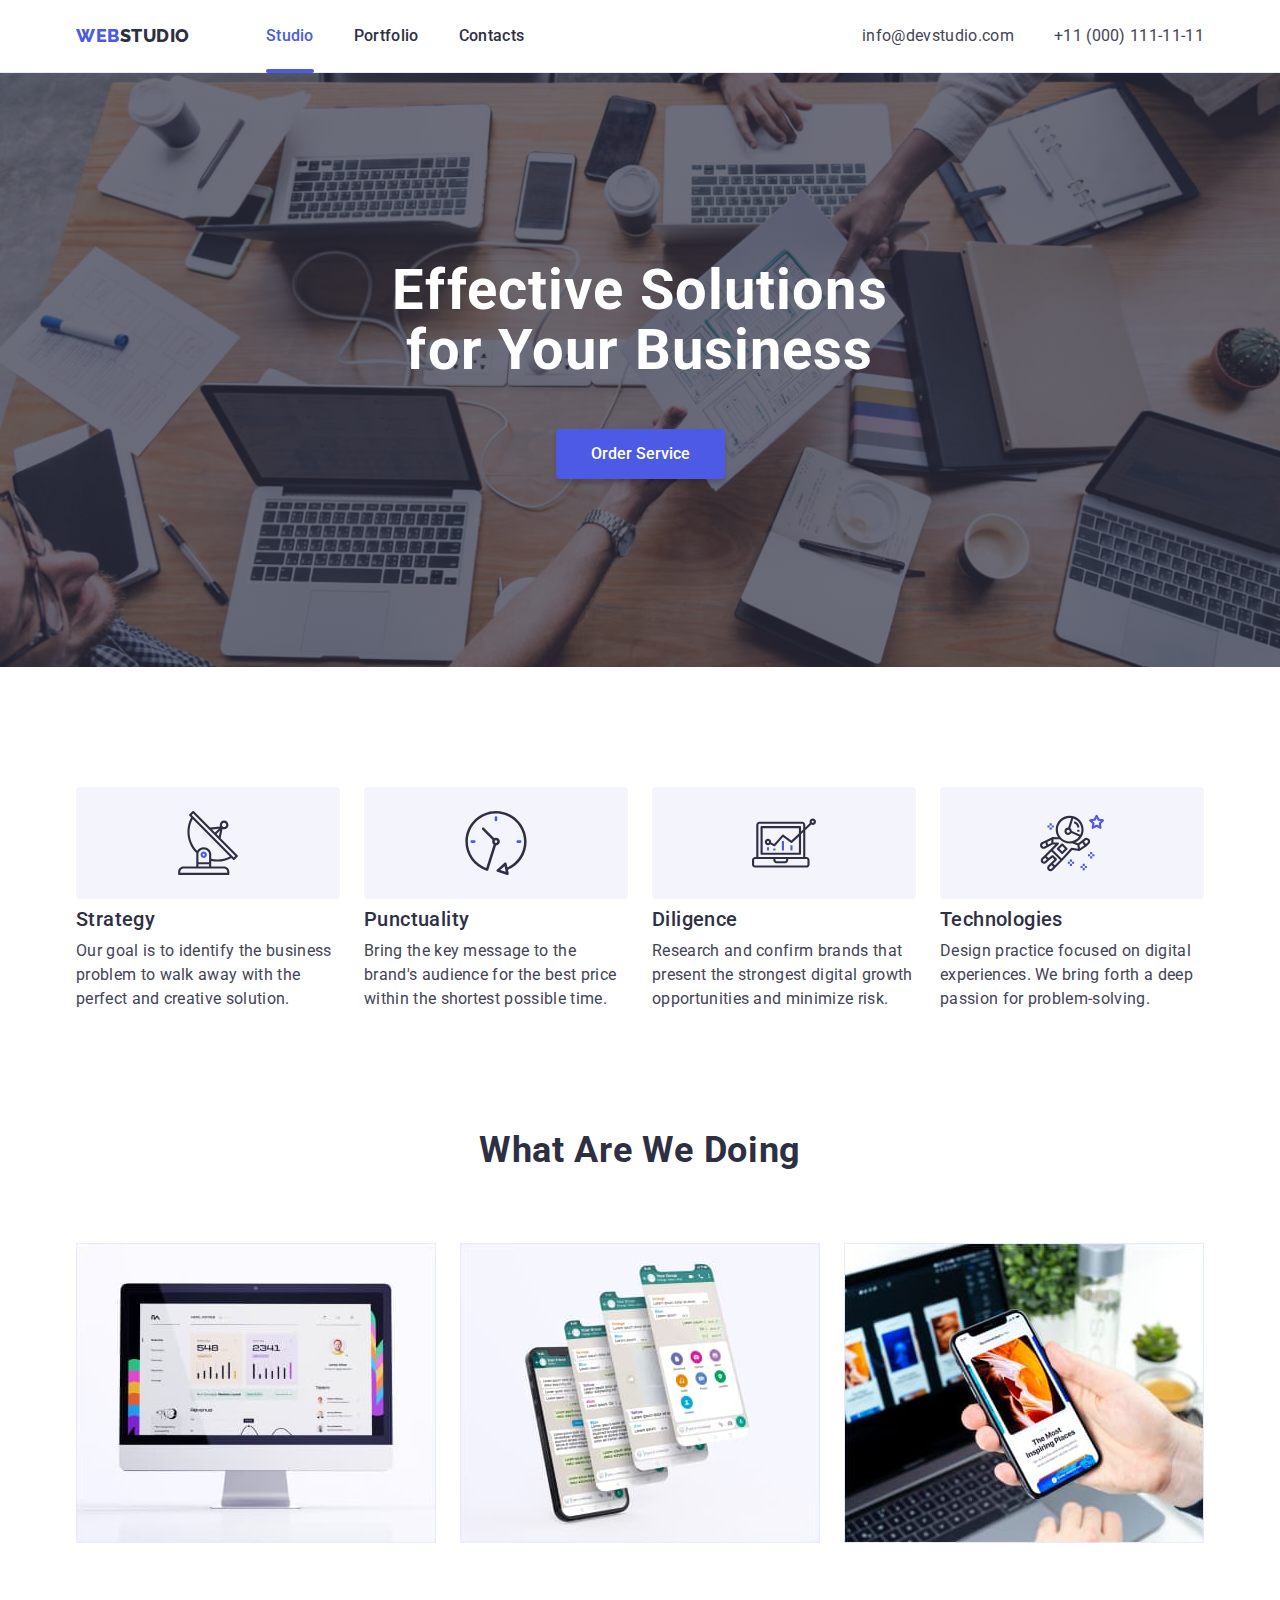
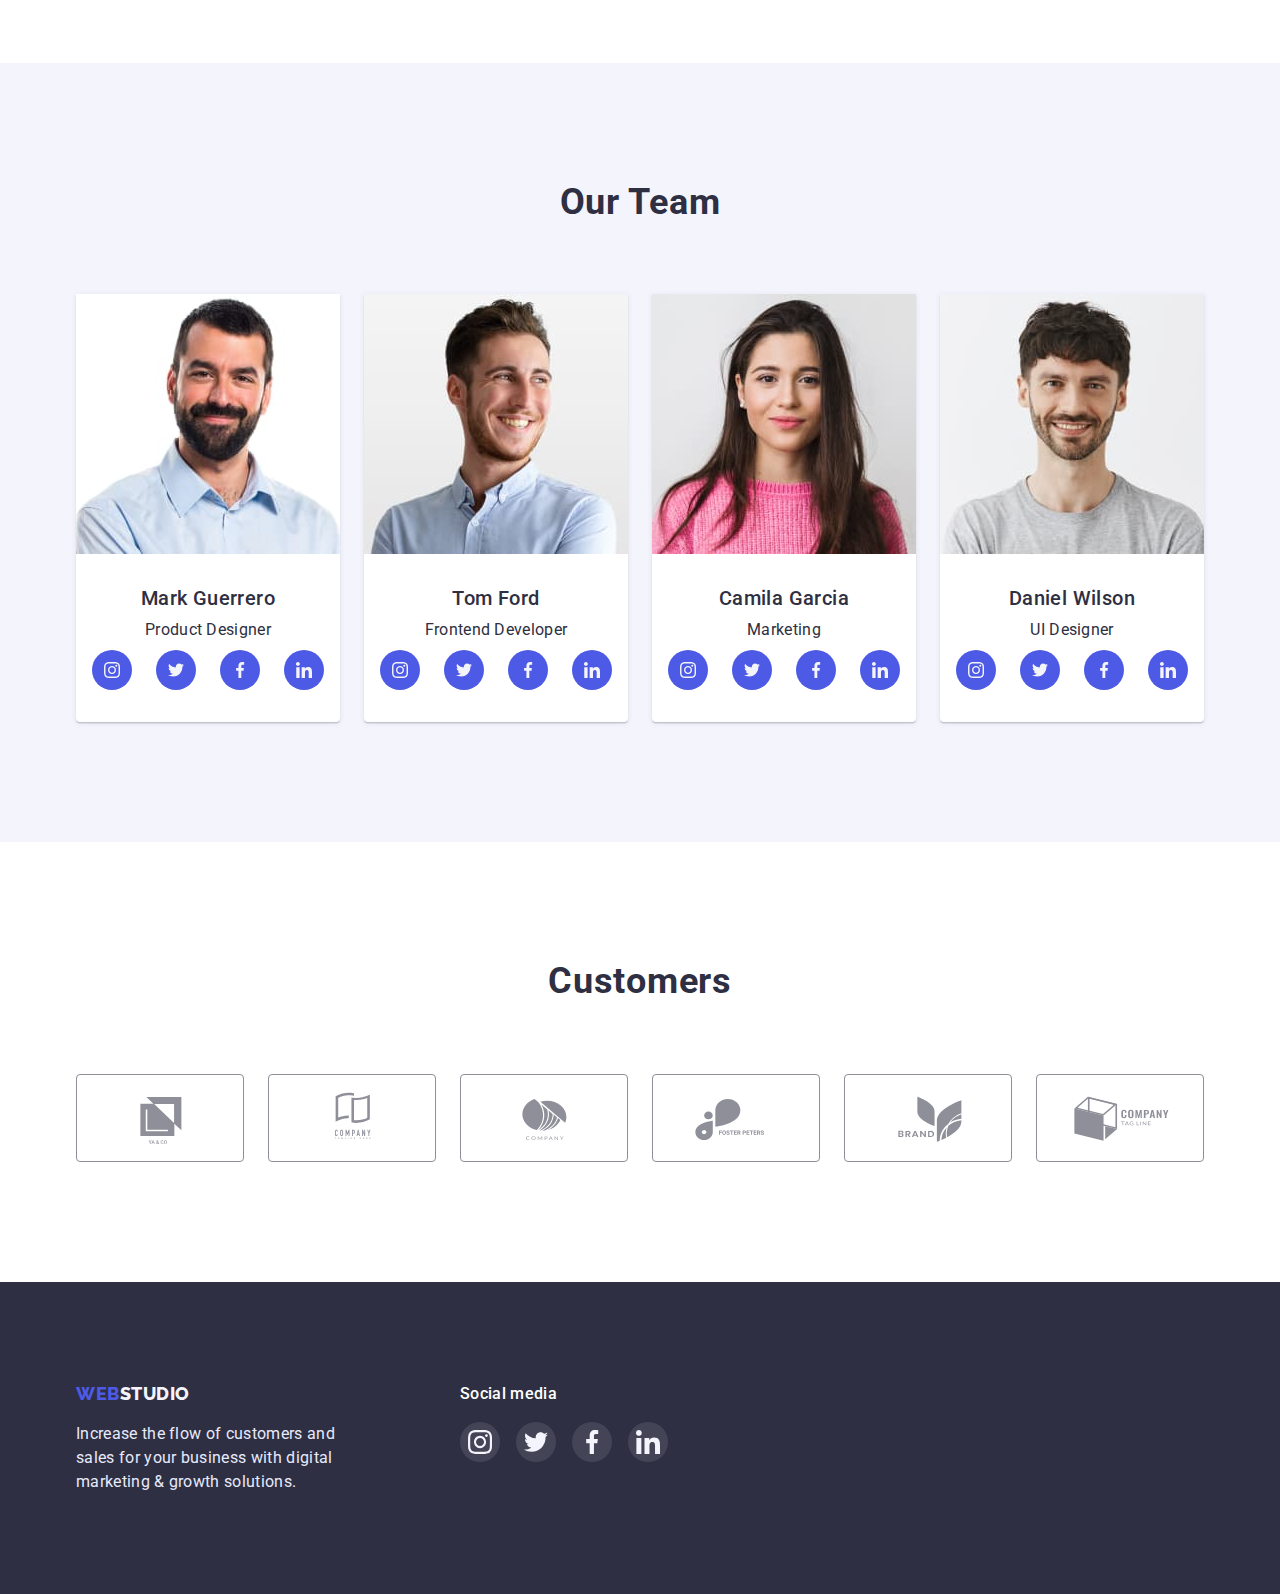
<file: index.html>
<!DOCTYPE html>
<html lang="en">
  <head>
    <meta charset="UTF-8" />
    <meta http-equiv="X-UA-Compatible" content="IE=edge" />
    <meta name="viewport" content="width=device-width, initial-scale=1.0" />
    <link
      href="https://fonts.googleapis.com/css2?family=Raleway:wght@800&family=Roboto:wght@400;500;700;900&display=swap"
      rel="stylesheet"
    />
    <link
      rel="stylesheet"
      href="https://cdnjs.cloudflare.com/ajax/libs/modern-normalize/1.0.0/modern-normalize.min.css"
    />
    <link rel="stylesheet" href="./css/styles.css" />
    <title>Web Studio</title>
  </head>
  <body>
    <header class="header">
      <div class="container header-container">
        <nav class="header-pages-navigation">
          <a class="logo" href="./index.html"
            >Web<span class="logo-dark">Studio</span></a
          >
          <ul class="header-pages-list list">
            <li class="header-item">
              <a class="header-link current" href="./index.html">Studio</a>
            </li>
            <li class="header-item">
              <a class="header-link" href="./portfolio.html">Portfolio</a>
            </li>
            <li class="header-item">
              <a class="header-link" href="">Contacts</a>
            </li>
          </ul>
        </nav>
        <address class="header-address-navigation">
          <ul class="header-address-list list">
            <li class="header-item">
              <a class="address-link" href="mailto:info@devstudio.com"
                >info@devstudio.com</a
              >
            </li>
            <li class="header-item">
              <a class="address-link" href="tel:+110001111111"
                >+11 (000) 111-11-11</a
              >
            </li>
          </ul>
        </address>
      </div>
    </header>

    <main>
      <!-- Hero Section -->
      <section class="hero">
        <div class="container">
          <h1 class="hero-title">Effective Solutions for Your Business</h1>
          <button class="hero-button" type="button" data-modal-open>
            Order Service
          </button>
        </div>
      </section>
      <!-- Core points -->
      <section class="core-points">
        <div class="container">
          <h2 class="main-header visually-hidden">Core points</h2>
          <ul class="core-list list">
            <!-- Strategy -->

            <li class="core-list-item">
              <div class="core-item-thumb">
                <svg class="core-icon" width="64px" height="64px">
                  <use href="./images/symbol-defs.svg#antenna"></use>
                </svg>
              </div>
              <h3 class="core-header">Strategy</h3>
              <p class="core-descr">
                Our goal is to identify the business problem to walk away with
                the perfect and creative solution.
              </p>
            </li>

            <!-- Punctuality -->
            <li class="core-list-item">
              <div class="core-item-thumb">
                <svg class="core-icon" width="64px" height="64px">
                  <use href="./images/symbol-defs.svg#clock"></use>
                </svg>
              </div>
              <h3 class="core-header">Punctuality</h3>
              <p class="core-descr">
                Bring the key message to the brand's audience for the best price
                within the shortest possible time.
              </p>
            </li>

            <!-- Diligence -->
            <li class="core-list-item">
              <div class="core-item-thumb">
                <svg class="core-icon" width="64px" height="64px">
                  <use href="./images/symbol-defs.svg#diagram"></use>
                </svg>
              </div>
              <h3 class="core-header">Diligence</h3>
              <p class="core-descr">
                Research and confirm brands that present the strongest digital
                growth opportunities and minimize risk.
              </p>
            </li>

            <!-- Tecnologies -->
            <li class="core-list-item">
              <div class="core-item-thumb">
                <svg class="core-icon" width="64px" height="64px">
                  <use href="./images/symbol-defs.svg#astronaut"></use>
                </svg>
              </div>
              <h3 class="core-header">Technologies</h3>
              <p class="core-descr">
                Design practice focused on digital experiences. We bring forth a
                deep passion for problem-solving.
              </p>
            </li>
          </ul>
        </div>
      </section>

      <!-- What are we doing -->
      <section class="doing">
        <div class="container">
          <h2 class="main-header">What are we doing</h2>
          <ul class="doing-list list">
            <li class="doing-list-item">
              <img
                class="doing-list-image"
                src="./images/pc.jpg"
                alt="Computer screen showing one of our products"
                width="360"
              />
            </li>
            <li class="doing-list-item">
              <img
                class="doing-list-image"
                src="./images/mobile.jpg"
                alt="Mobile phone showing one of our products"
                width="360"
              />
            </li>
            <li class="doing-list-item">
              <img
                class="doing-list-image"
                src="./images/laptop-mobile.jpg"
                alt="Phone and laptop screens showing one of our products"
                width="360"
              />
            </li>
          </ul>
        </div>
      </section>

      <!-- Our Team -->
      <section class="team">
        <div class="container">
          <h2 class="main-header">Our Team</h2>
          <ul class="team-list list">
            <!-- Product Designer -->
            <li class="team-list-item">
              <img
                class="team-list-image"
                src="./images/mark.jpg"
                width="264"
                alt="Photo of Mark Guerrero, product designer"
              />
              <h3 class="team-list-name">Mark Guerrero</h3>
              <p class="team-list-role">Product Designer</p>
              <ul class="team-social-list list">
                <li class="team-social-item">
                  <a href="#" class="team-social-link">
                    <svg class="team-social-icon" width="16" height="16">
                      <use href="./images/symbol-defs.svg#instagram"></use>
                    </svg>
                  </a>
                </li>
                <li class="team-social-item">
                  <a href="#" class="team-social-link">
                    <svg class="team-social-icon" width="16" height="16">
                      <use href="./images/symbol-defs.svg#twitter"></use>
                    </svg>
                  </a>
                </li>
                <li class="team-social-item">
                  <a href="#" class="team-social-link">
                    <svg class="team-social-icon" width="16" height="16">
                      <use href="./images/symbol-defs.svg#facebook"></use>
                    </svg>
                  </a>
                </li>
                <li class="team-social-item">
                  <a href="#" class="team-social-link">
                    <svg class="team-social-icon" width="16" height="16">
                      <use href="./images/symbol-defs.svg#linkedin"></use>
                    </svg>
                  </a>
                </li>
              </ul>
            </li>

            <!-- Frontend Developer -->
            <li class="team-list-item">
              <img
                class="team-list-image"
                src="./images/tom.jpg"
                width="264"
                alt="Photo of Tom Ford, frontend developer"
              />
              <h3 class="team-list-name">Tom Ford</h3>
              <p class="team-list-role">Frontend Developer</p>
              <ul class="team-social-list list">
                <li class="team-social-item">
                  <a href="#" class="team-social-link">
                    <svg class="team-social-icon" width="16" height="16">
                      <use href="./images/symbol-defs.svg#instagram"></use>
                    </svg>
                  </a>
                </li>
                <li class="team-social-item">
                  <a href="#" class="team-social-link">
                    <svg class="team-social-icon" width="16" height="16">
                      <use href="./images/symbol-defs.svg#twitter"></use>
                    </svg>
                  </a>
                </li>
                <li class="team-social-item">
                  <a href="#" class="team-social-link">
                    <svg class="team-social-icon" width="16" height="16">
                      <use href="./images/symbol-defs.svg#facebook"></use>
                    </svg>
                  </a>
                </li>
                <li class="team-social-item">
                  <a href="#" class="team-social-link">
                    <svg class="team-social-icon" width="16" height="16">
                      <use href="./images/symbol-defs.svg#linkedin"></use>
                    </svg>
                  </a>
                </li>
              </ul>
            </li>

            <!-- Marketing -->
            <li class="team-list-item">
              <img
                class="team-list-image"
                src="./images/camila.jpg"
                width="264"
                alt="Photo of Camila Garcia, marketing"
              />
              <h3 class="team-list-name">Camila Garcia</h3>
              <p class="team-list-role">Marketing</p>
              <ul class="team-social-list list">
                <li class="team-social-item">
                  <a href="#" class="team-social-link">
                    <svg class="team-social-icon" width="16" height="16">
                      <use href="./images/symbol-defs.svg#instagram"></use>
                    </svg>
                  </a>
                </li>
                <li class="team-social-item">
                  <a href="#" class="team-social-link">
                    <svg class="team-social-icon" width="16" height="16">
                      <use href="./images/symbol-defs.svg#twitter"></use>
                    </svg>
                  </a>
                </li>
                <li class="team-social-item">
                  <a href="#" class="team-social-link">
                    <svg class="team-social-icon" width="16" height="16">
                      <use href="./images/symbol-defs.svg#facebook"></use>
                    </svg>
                  </a>
                </li>
                <li class="team-social-item">
                  <a href="#" class="team-social-link">
                    <svg class="team-social-icon" width="16" height="16">
                      <use href="./images/symbol-defs.svg#linkedin"></use>
                    </svg>
                  </a>
                </li>
              </ul>
            </li>

            <!-- UI Designer -->
            <li class="team-list-item">
              <img
                class="team-list-image"
                src="./images/daniel.jpg"
                width="264"
                alt="Photo of Daniel Wilson, UI designer"
              />
              <h3 class="team-list-name">Daniel Wilson</h3>
              <p class="team-list-role">UI Designer</p>
              <ul class="team-social-list list">
                <li class="team-social-item">
                  <a href="#" class="team-social-link">
                    <svg class="team-social-icon" width="16" height="16">
                      <use href="./images/symbol-defs.svg#instagram"></use>
                    </svg>
                  </a>
                </li>
                <li class="team-social-item">
                  <a href="#" class="team-social-link">
                    <svg class="team-social-icon" width="16" height="16">
                      <use href="./images/symbol-defs.svg#twitter"></use>
                    </svg>
                  </a>
                </li>
                <li class="team-social-item">
                  <a href="#" class="team-social-link">
                    <svg class="team-social-icon" width="16" height="16">
                      <use href="./images/symbol-defs.svg#facebook"></use>
                    </svg>
                  </a>
                </li>
                <li class="team-social-item">
                  <a href="#" class="team-social-link">
                    <svg class="team-social-icon" width="16" height="16">
                      <use href="./images/symbol-defs.svg#linkedin"></use>
                    </svg>
                  </a>
                </li>
              </ul>
            </li>
          </ul>
        </div>
      </section>

      <!-- Customers -->
      <section class="customers">
        <div class="container">
          <h2 class="main-header">Customers</h2>
          <ul class="customers-list list">
            <li class="customers-list-item">
              <a href="#" class="customers-logo-link">
                <svg class="customers-logo-icon" width="104px" height="56px">
                  <use href="./images/symbol-defs.svg#customer-1"></use>
                </svg>
              </a>
            </li>
            <li class="customers-list-item">
              <a href="#" class="customers-logo-link">
                <svg class="customers-logo-icon" width="104px" height="56px">
                  <use href="./images/symbol-defs.svg#customer-2"></use>
                </svg>
              </a>
            </li>
            <li class="customers-list-item">
              <a href="#" class="customers-logo-link">
                <svg class="customers-logo-icon" width="104px" height="56px">
                  <use href="./images/symbol-defs.svg#customer-3"></use>
                </svg>
              </a>
            </li>
            <li class="customers-list-item">
              <a href="#" class="customers-logo-link">
                <svg class="customers-logo-icon" width="104px" height="56px">
                  <use href="./images/symbol-defs.svg#customer-4"></use>
                </svg>
              </a>
            </li>
            <li class="customers-list-item">
              <a href="#" class="customers-logo-link">
                <svg class="customers-logo-icon" width="104px" height="56px">
                  <use href="./images/symbol-defs.svg#customer-5"></use>
                </svg>
              </a>
            </li>
            <li class="customers-list-item">
              <a href="#" class="customers-logo-link">
                <svg class="customers-logo-icon" width="104px" height="56px">
                  <use href="./images/symbol-defs.svg#customer-6"></use>
                </svg>
              </a>
            </li>
          </ul>
        </div>
      </section>
    </main>
    <footer class="footer">
      <div class="container footer-container">
        <div class="footer-text">
          <a class="logo" href="./index.html"
            >Web<span class="logo-light">Studio</span></a
          >
          <p class="footer-descr">
            Increase the flow of customers and sales for your business with
            digital marketing & growth solutions.
          </p>
        </div>
        <div class="footer-socials">
          <p class="footer-social-text">Social media</p>
          <ul class="footer-social-list list">
            <li class="footer-social-item">
              <a href="#" class="footer-social-link">
                <svg class="footer-social-icon" width="24" height="24">
                  <use href="./images/symbol-defs.svg#instagram"></use>
                </svg>
              </a>
            </li>
            <li class="footer-social-item">
              <a href="#" class="footer-social-link">
                <svg class="footer-social-icon" width="24" height="24">
                  <use href="./images/symbol-defs.svg#twitter"></use>
                </svg>
              </a>
            </li>
            <li class="footer-social-item">
              <a href="#" class="footer-social-link">
                <svg class="footer-social-icon" width="24" height="24">
                  <use href="./images/symbol-defs.svg#facebook"></use>
                </svg>
              </a>
            </li>
            <li class="footer-social-item">
              <a href="#" class="footer-social-link">
                <svg class="footer-social-icon" width="24" height="24">
                  <use href="./images/symbol-defs.svg#linkedin"></use>
                </svg>
              </a>
            </li>
          </ul>
        </div>
      </div>
    </footer>
    <div class="backdrop is-hidden" data-modal>
      <div class="modal">
        <button type="button" data-modal-close class="modal-close">
          <svg class="modal-close-icon" width="8px" height="8px">
            <use href="./images/symbol-defs.svg#close"></use>
          </svg>
        </button>
      </div>
    </div>
    <script src="./js/modal.js"></script>
  </body>
</html>
</file>
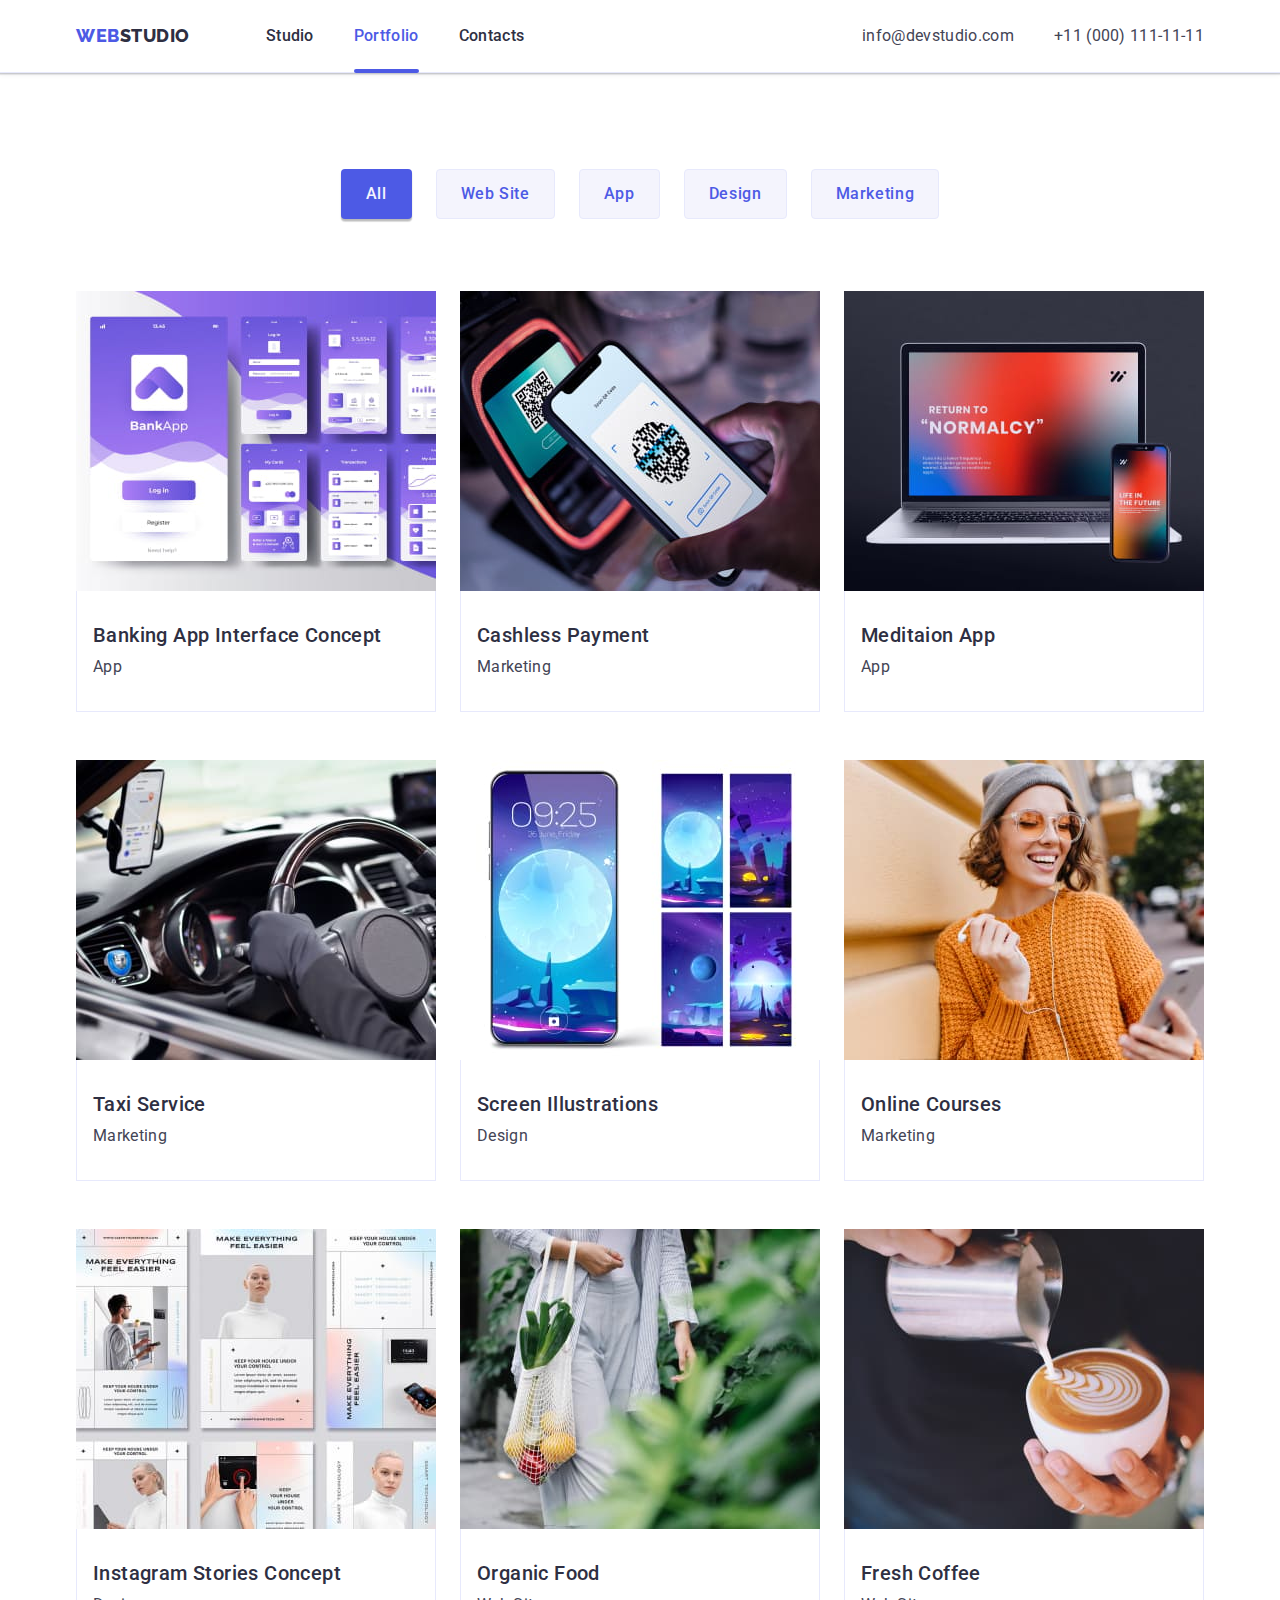
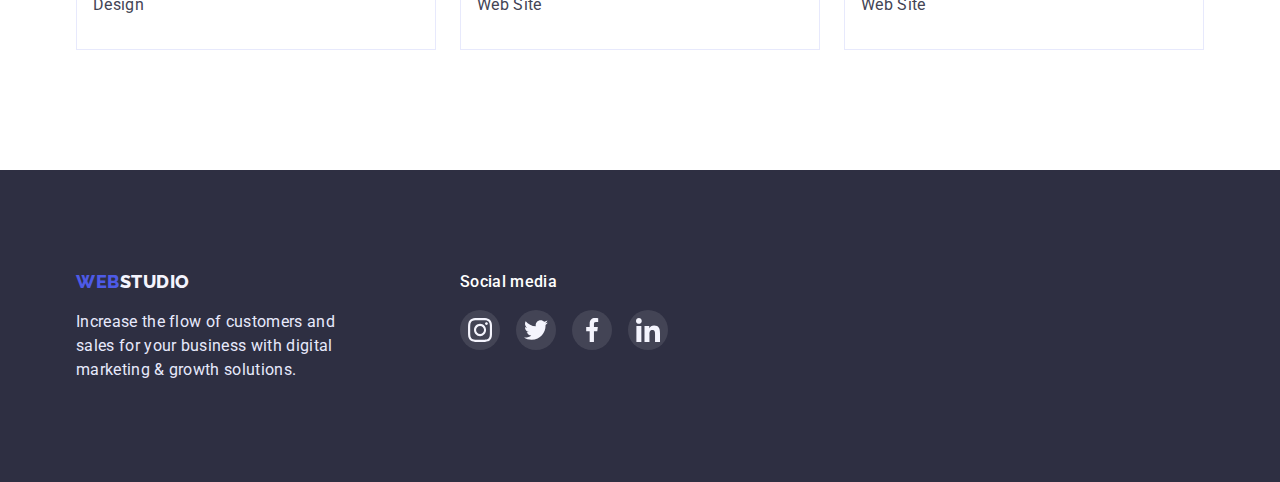
<file: portfolio.html>
<!DOCTYPE html>
<html lang="en">
  <head>
    <meta charset="UTF-8" />
    <meta http-equiv="X-UA-Compatible" content="IE=edge" />
    <meta name="viewport" content="width=device-width, initial-scale=1.0" />
    <title>Portfolio</title>
    <link
      href="https://fonts.googleapis.com/css2?family=Raleway:wght@800&family=Roboto:wght@400;500;700;900&display=swap"
      rel="stylesheet"
    />
    <link
      rel="stylesheet"
      href="https://cdnjs.cloudflare.com/ajax/libs/modern-normalize/1.0.0/modern-normalize.min.css"
    />
    <link rel="stylesheet" href="./css/styles.css" />
  </head>
  <body>
    <header class="header">
      <div class="container header-container">
        <nav class="header-pages-navigation">
          <a class="logo" href="./index.html"
            >Web<span class="logo-dark">Studio</span></a
          >
          <ul class="header-pages-list list">
            <li class="header-item">
              <a class="header-link" href="./index.html">Studio</a>
            </li>
            <li class="header-item">
              <a class="header-link current" href="./portfolio.html"
                >Portfolio</a
              >
            </li>
            <li class="header-item">
              <a class="header-link" href="">Contacts</a>
            </li>
          </ul>
        </nav>
        <address class="header-address-navigation">
          <ul class="header-address-list list">
            <li class="header-item">
              <a class="address-link" href="mailto:info@devstudio.com"
                >info@devstudio.com</a
              >
            </li>
            <li class="header-item">
              <a class="address-link" href="tel:+110001111111"
                >+11 (000) 111-11-11</a
              >
            </li>
          </ul>
        </address>
      </div>
    </header>

    <main>
      <section class="portfolio">
        <div class="container">
          <h1 class="visually-hidden">Portfolio</h1>
          <ul class="button-list list">
            <li class="button-list-item">
              <button class="product-selection-button active" type="button">
                All
              </button>
            </li>
            <li class="button-list-item">
              <button class="product-selection-button" type="button">
                Web Site
              </button>
            </li>
            <li class="button-list-item">
              <button class="product-selection-button" type="button">
                App
              </button>
            </li>
            <li class="button-list-item">
              <button class="product-selection-button" type="button">
                Design
              </button>
            </li>
            <li class="button-list-item">
              <button class="product-selection-button" type="button">
                Marketing
              </button>
            </li>
          </ul>

          <ul class="work-list list">
            <!-- Banking App Interface Concept -->
            <li class="work-item">
              <a href="#" class="work-item-link">
                <div class="work-top-wrap">
                  <img
                    class="work-item-image"
                    src="./images/banking-app.jpg"
                    width="360"
                    alt="Example of an app for banking"
                  />
                  <p class="work-item-text-overlay">
                    14 Stylish and User-Friendly App Design Concepts · Task
                    Manager App · Calorie Tracker App · Exotic Fruit Ecommerce
                    App · Cloud Storage App
                  </p>
                </div>
                <div class="work-item-descr">
                  <h2 class="work-item-title">Banking App Interface Concept</h2>
                  <p class="work-item-type">App</p>
                </div>
              </a>
            </li>

            <!-- Cashless Payment -->
            <li class="work-item">
              <a href="#" class="work-item-link">
                <div class="work-top-wrap">
                  <img
                    class="work-item-image"
                    src="./images/cashless-payment.jpg"
                    width="360"
                    alt="Payment by phone"
                  />
                  <p class="work-item-text-overlay">
                    14 Stylish and User-Friendly App Design Concepts · Task
                    Manager App · Calorie Tracker App · Exotic Fruit Ecommerce
                    App · Cloud Storage App
                  </p>
                </div>
                <div class="work-item-descr">
                  <h2 class="work-item-title">Cashless Payment</h2>
                  <p class="work-item-type">Marketing</p>
                </div>
              </a>
            </li>

            <!-- Meditation App -->
            <li class="work-item">
              <a href="#" class="work-item-link">
                <div class="work-top-wrap">
                  <img
                    class="work-item-image"
                    src="./images/meditation-app.jpg"
                    width="360"
                    alt="Example of an app for meditation"
                  />
                  <p class="work-item-text-overlay">
                    14 Stylish and User-Friendly App Design Concepts · Task
                    Manager App · Calorie Tracker App · Exotic Fruit Ecommerce
                    App · Cloud Storage App
                  </p>
                </div>
                <div class="work-item-descr">
                  <h2 class="work-item-title">Meditaion App</h2>
                  <p class="work-item-type">App</p>
                </div>
              </a>
            </li>

            <!-- Taxi Service -->
            <li class="work-item">
              <a href="#" class="work-item-link">
                <div class="work-top-wrap">
                  <img
                    class="work-item-image"
                    src="./images/taxi-service.jpg"
                    width="360"
                    alt="Taxi driver"
                  />
                  <p class="work-item-text-overlay">
                    14 Stylish and User-Friendly App Design Concepts · Task
                    Manager App · Calorie Tracker App · Exotic Fruit Ecommerce
                    App · Cloud Storage App
                  </p>
                </div>
                <div class="work-item-descr">
                  <h2 class="work-item-title">Taxi Service</h2>
                  <p class="work-item-type">Marketing</p>
                </div>
              </a>
            </li>

            <!-- Screen Illustrations -->
            <li class="work-item">
              <a href="#" class="work-item-link">
                <div class="work-top-wrap">
                  <img
                    class="work-item-image"
                    src="./images/screen-illustrations.jpg"
                    width="360"
                    alt="Screen illustrations"
                  />
                  <p class="work-item-text-overlay">
                    14 Stylish and User-Friendly App Design Concepts · Task
                    Manager App · Calorie Tracker App · Exotic Fruit Ecommerce
                    App · Cloud Storage App
                  </p>
                </div>
                <div class="work-item-descr">
                  <h2 class="work-item-title">Screen Illustrations</h2>
                  <p class="work-item-type">Design</p>
                </div>
              </a>
            </li>

            <!-- Online Courses -->
            <li class="work-item">
              <a href="#" class="work-item-link">
                <div class="work-top-wrap">
                  <img
                    class="work-item-image"
                    src="./images/online-courses.jpg"
                    width="360"
                    alt="A girl doing online courses"
                  />
                  <p class="work-item-text-overlay">
                    14 Stylish and User-Friendly App Design Concepts · Task
                    Manager App · Calorie Tracker App · Exotic Fruit Ecommerce
                    App · Cloud Storage App
                  </p>
                </div>
                <div class="work-item-descr">
                  <h2 class="work-item-title">Online Courses</h2>
                  <p class="work-item-type">Marketing</p>
                </div>
              </a>
            </li>

            <li class="work-item">
              <a href="#" class="work-item-link">
                <div class="work-top-wrap">
                  <img
                    class="work-item-image"
                    src="./images/instagram-stories.jpg"
                    width="360"
                    alt="Example instagram story designs"
                  />
                  <p class="work-item-text-overlay">
                    14 Stylish and User-Friendly App Design Concepts · Task
                    Manager App · Calorie Tracker App · Exotic Fruit Ecommerce
                    App · Cloud Storage App
                  </p>
                </div>
                <div class="work-item-descr">
                  <h2 class="work-item-title">Instagram Stories Concept</h2>
                  <p class="work-item-type">Design</p>
                </div>
              </a>
            </li>

            <!-- Organic Food -->
            <li class="work-item">
              <a href="#" class="work-item-link">
                <div class="work-top-wrap">
                  <img
                    class="work-item-image"
                    src="./images/organic-food.jpg"
                    width="360"
                    alt="A bag with fruit"
                  />
                  <p class="work-item-text-overlay">
                    14 Stylish and User-Friendly App Design Concepts · Task
                    Manager App · Calorie Tracker App · Exotic Fruit Ecommerce
                    App · Cloud Storage App
                  </p>
                </div>
                <div class="work-item-descr">
                  <h2 class="work-item-title">Organic Food</h2>
                  <p class="work-item-type">Web Site</p>
                </div>
              </a>
            </li>

            <!-- Fresh Coffee -->
            <li class="work-item list">
              <a href="#" class="work-item-link">
                <div class="work-top-wrap">
                  <img
                    class="work-item-image"
                    src="./images/fresh-coffee.jpg"
                    width="360"
                    alt="Pouring coffee"
                  />
                  <p class="work-item-text-overlay">
                    14 Stylish and User-Friendly App Design Concepts · Task
                    Manager App · Calorie Tracker App · Exotic Fruit Ecommerce
                    App · Cloud Storage App
                  </p>
                </div>
                <div class="work-item-descr">
                  <h2 class="work-item-title">Fresh Coffee</h2>
                  <p class="work-item-type">Web Site</p>
                </div>
              </a>
            </li>
          </ul>
        </div>
      </section>
    </main>
    <footer class="footer">
      <div class="container footer-container">
        <div class="footer-text">
          <a class="logo" href="./index.html"
            >Web<span class="logo-light">Studio</span></a
          >
          <p class="footer-descr">
            Increase the flow of customers and sales for your business with
            digital marketing & growth solutions.
          </p>
        </div>
        <div class="footer-socials">
          <p class="footer-social-text">Social media</p>
          <ul class="footer-social-list list">
            <li class="footer-social-item">
              <a href="#" class="footer-social-link">
                <svg class="footer-social-icon" width="24" height="24">
                  <use href="./images/symbol-defs.svg#instagram"></use>
                </svg>
              </a>
            </li>
            <li class="footer-social-item">
              <a href="#" class="footer-social-link">
                <svg class="footer-social-icon" width="24" height="24">
                  <use href="./images/symbol-defs.svg#twitter"></use>
                </svg>
              </a>
            </li>
            <li class="footer-social-item">
              <a href="#" class="footer-social-link">
                <svg class="footer-social-icon" width="24" height="24">
                  <use href="./images/symbol-defs.svg#facebook"></use>
                </svg>
              </a>
            </li>
            <li class="footer-social-item">
              <a href="#" class="footer-social-link">
                <svg class="footer-social-icon" width="24" height="24">
                  <use href="./images/symbol-defs.svg#linkedin"></use>
                </svg>
              </a>
            </li>
          </ul>
        </div>
      </div>
    </footer>
  </body>
</html>
</file>
<file: css/styles.css>
/* Variables (color definitions) */

:root {
  --primary-brand: #4d5ae5;
  --pressed-state: #404bbf;
  --dark: #2e2f42;
  --success: #31d0aa;
  --text: #434455;
  --subtle-text: #8e8f99;
  --accent: #e7e9fc;
  --light: #f4f4fd;
  --white: #ffffff;
  --modal-overlay: #2e2f42;
  --hero-background: #2e2f42;
  --dairy: #fcfcfc;
}

/* Clear default styles */

h1,
h2,
h3,
h4,
h5,
h6,
p {
  margin: 0;
}

ul,
ol {
  padding: 0;
  margin: 0;
}

img {
  display: block;
  max-width: 100%;
  height: auto;
}

/* Common */

body {
  font-family: "Roboto", sans-serif;
  background-color: var(--white);
  color: var(--dark);
}

/* Remove bullet points from lists */

.list {
  list-style: none;
}

.main-header {
  font-size: 36px;
  line-height: 1.1;
  text-align: center;
  letter-spacing: 0.02em;
  text-transform: capitalize;
  margin-bottom: 72px;
  color: var(--dark);
}

/* Header */

.header {
  border-bottom: 1px solid var(--accent);
  box-shadow: 0px 2px 1px rgba(46, 47, 66, 0.08),
    0px 1px 1px rgba(46, 47, 66, 0.16), 0px 1px 6px rgba(46, 47, 66, 0.08);
}

.header-container {
  display: flex;
  justify-content: space-between;
}
.header-pages-navigation,
.header-address-navigation,
.header-address-list {
  display: flex;
  align-items: center;
}

.header-pages-list {
  display: flex;
  align-items: center;
  margin-left: 76px;
}

.header-item:not(:last-child) {
  margin-right: 40px;
}

.logo {
  text-transform: uppercase;
  color: var(--primary-brand);
  font-family: "Raleway", sans-serif;
  font-weight: 800;
  padding: 24px 0;
  font-size: 18px;
  line-height: 1.33;
  text-decoration: none;
  letter-spacing: 0.03em;
}

.footer .logo {
  padding: 0;
}

.logo-dark {
  color: var(--dark);
}

.logo-light {
  color: var(--light);
}

.header-link {
  color: var(--dark);
  text-decoration: none;
  font-style: normal;
  font-weight: 500;
  font-size: 16px;
  line-height: 1.5;
  letter-spacing: 0.02em;
  transition-property: color;
  transition-duration: 250ms;
  transition-timing-function: cubic-bezier(0.4, 0, 0.2, 1);
  position: relative;
}

.header-link.current {
  color: var(--primary-brand);
}

.header-link.current::after {
  content: "";
  width: 100%;
  display: block;
  height: 4px;
  background-color: var(--primary-brand);
  position: absolute;
  bottom: -28px;
  border-radius: 2px;
}

.address-link {
  color: var(--text);
  text-decoration: none;
  font-style: normal;
  font-size: 16px;
  padding: 24px 0;
  line-height: 1.5;
  letter-spacing: 0.02em;
  transition-property: color;
  transition-duration: 250ms;
  transition-timing-function: cubic-bezier(0.4, 0, 0.2, 1);
}

.header-link:hover,
.header-link:focus,
.address-link:hover,
.address-link:focus {
  color: var(--primary-brand);
}

/* Hero */

.hero {
  background-color: var(--hero-background);
  background-image: linear-gradient(
      rgba(46, 47, 66, 0.7),
      rgba(46, 47, 66, 0.7)
    ),
    url("./../images/people-office.jpg");
  background-repeat: no-repeat;
  background-size: cover;
  max-width: 1440px;
  margin: 0 auto;
  padding-top: 188px;
  padding-bottom: 188px;
}

.hero-title {
  font-size: 56px;
  line-height: 1.07;
  text-align: center;
  letter-spacing: 0.02em;
  color: #ffffff;
  display: block;
  max-width: 496px;
  margin: 0 auto 48px auto;
}

.hero-button {
  color: var(--white);
  cursor: pointer;
  font-size: 16px;
  font-weight: 500;
  font-family: inherit;
  background-color: var(--primary-brand);
  border: none;
  min-width: 169px;
  padding: 16px 32px;
  text-align: center;
  border-radius: 4px;
  display: block;
  margin: 0 auto;
  box-shadow: 0px 4px 4px rgba(0, 0, 0, 0.15);
  border-radius: 4px;
  transition-property: background-color;
  transition-duration: 250ms;
  transition-timing-function: cubic-bezier(0.4, 0, 0.2, 1);
}

.hero-button:hover,
.hero-button:focus {
  background-color: var(--pressed-state);
}

/* Core Points */

.core-points {
  padding: 120px 0;
}

.core-list {
  display: flex;
  align-items: center;
}

.core-list-item {
  display: flex;
  flex-direction: column;
  width: 264px;
}

.core-list-item:not(:last-child) {
  margin-right: 24px;
}

.core-item-thumb {
  display: flex;
  justify-content: center;
  align-items: center;
  height: 112px;
  margin-bottom: 8px;
  background: var(--light);
  border-radius: 4px;
}

.core-header {
  font-weight: 500;
  font-size: 20px;
  margin-bottom: 8px;
  line-height: 1.2;
  letter-spacing: 0.02em;
  color: var(--dark);
}

.core-descr {
  font-size: 16px;
  line-height: 1.5;
  letter-spacing: 0.02em;
  color: var(--text);
}

.doing {
  padding-bottom: 120px;
}

.doing-list {
  display: flex;
  align-items: center;
  justify-content: center;
}

.doing-list-item {
  width: 360px;
}

.doing-list-item:not(:last-child) {
  margin-right: 24px;
}

.team {
  background-color: var(--light);
  padding: 120px 0;
}

.team-list {
  display: flex;
  align-items: center;
  justify-content: center;
}

.team-list-item {
  width: 264px;
  background-color: var(--white);
  box-shadow: 0px 1px 6px rgba(46, 47, 66, 0.08),
    0px 1px 1px rgba(46, 47, 66, 0.16), 0px 2px 1px rgba(46, 47, 66, 0.08);
  border-radius: 0px 0px 4px 4px;
}

.team-list-item:not(:last-child) {
  margin-right: 24px;
}

.team-list-name {
  font-weight: 500;
  font-size: 20px;
  line-height: 1.2;
  text-align: center;
  letter-spacing: 0.02em;
  margin-bottom: 8px;
  color: var(--dark);
  margin-top: 32px;
}

.team-list-role {
  font-size: 16px;
  line-height: 1.5;
  text-align: center;
  letter-spacing: 0.02em;
  margin: 0;
  color: var(--dark);
  margin-bottom: 8px;
}

.team-social-list {
  display: flex;
  align-items: center;
  justify-content: center;
  padding: 0 16px 32px 16px;
}

.team-social-item {
  width: 40px;
  height: 40px;
}

.team-social-item:not(:last-child) {
  margin-right: 24px;
}

.team-social-link {
  display: flex;
  justify-content: center;
  align-items: center;
  width: 100%;
  height: 100%;
  border-radius: 50%;
  background-color: var(--primary-brand);
  transition-property: background-color;
  transition-duration: 250ms;
  transition-timing-function: cubic-bezier(0.4, 0, 0.2, 1);
}

.team-social-link:hover,
.team-social-link:focus {
  background-color: var(--pressed-state);
}

.customers {
  padding: 120px 0;
}

.customers-list {
  display: flex;
  justify-content: center;
  align-items: center;
}

.customers-logo-link {
  display: flex;
  justify-content: center;
  align-items: center;
  width: 100%;
  height: 100%;
  border: 1px solid;
  border-color: var(--subtle-text);
  border-radius: 4px;
  transition-property: border-color, fill;
  transition-duration: 250ms;
  transition-timing-function: cubic-bezier(0.4, 0, 0.2, 1);
}

.customers-logo-icon {
  fill: var(--subtle-text);
  transition-property: fill;
  transition-duration: 250ms;
  transition-timing-function: cubic-bezier(0.4, 0, 0.2, 1);
}

.customers-logo-link:hover,
.customers-logo-link:focus {
  border-color: var(--pressed-state);
}

.customers-logo-link:hover .customers-logo-icon,
.customers-logo-link:focus .customers-logo-icon {
  fill: var(--pressed-state);
}

.customers-list-item {
  width: 168px;
  height: 88px;
}

.customers-list-item:not(:last-child) {
  margin-right: 24px;
}

.portfolio {
  padding-top: 96px;
  padding-bottom: 120px;
}

.product-selection-button {
  padding: 12px 24px;
  background: var(--light);
  border: 1px solid var(--accent);
  border-radius: 4px;
  color: var(--primary-brand);
  font-weight: 500;
  font-size: 16px;
  font-family: inherit;
  line-height: 1.5;
  letter-spacing: 0.04em;
  cursor: pointer;
  transition-property: background, color, border-color, box-shadow;
  transition-duration: 250ms;
  transition-timing-function: cubic-bezier(0.4, 0, 0.2, 1);
}

.product-selection-button.active {
  background: var(--primary-brand);
  color: var(--light);
  border-color: transparent;
  box-shadow: 0px 3px 1px rgba(0, 0, 0, 0.1), 0px 2px 1px rgba(0, 0, 0, 0.08),
    0px 2px 2px rgba(0, 0, 0, 0.12);
}

.product-selection-button:hover,
.product-selection-button:focus {
  background: var(--primary-brand);
  color: var(--white);
  border-color: transparent;
  box-shadow: 0px 3px 1px rgba(0, 0, 0, 0.1), 0px 2px 1px rgba(0, 0, 0, 0.08),
    0px 2px 2px rgba(0, 0, 0, 0.12);
}

.button-list {
  display: flex;
  align-items: center;
  justify-content: center;
}

.button-list-item:not(:last-child) {
  margin-right: 24px;
}

.work-list {
  display: flex;
  flex-wrap: wrap;
  gap: 48px 24px;
  margin-top: 72px;
}

.work-item {
  flex-basis: calc((100% - 2 * 24px) / 3);
}

.work-item-link {
  display: block;
  text-decoration: none;
  transition-property: box-shadow;
  transition-duration: 250ms;
  transition-timing-function: cubic-bezier(0.4, 0, 0.2, 1);
}

.work-top-wrap {
  position: relative;
  overflow: hidden;
}

.work-item-text-overlay {
  color: var(--light);
  background-color: var(--primary-brand);
  position: absolute;
  top: 0;
  left: 0;
  padding: 40px 32px;
  height: 100%;
  width: 100%;
  font-weight: 400;
  font-size: 16px;
  line-height: 1.5;
  letter-spacing: 0.02em;
  transform: translateY(100%);
  transition: transform 250ms cubic-bezier(0.4, 0, 0.2, 1);
  overflow-y: auto;
}

.work-item-link:hover .work-item-text-overlay {
  transform: translateY(0);
}

.work-item-link:hover,
.work-item-link:focus {
  box-shadow: 0px 1px 6px rgba(46, 47, 66, 0.08),
    0px 1px 1px rgba(46, 47, 66, 0.16), 0px 2px 1px rgba(46, 47, 66, 0.08);
}

.work-item-title {
  font-weight: 500;
  font-size: 20px;
  line-height: 1.2;
  letter-spacing: 0.02em;
  margin-bottom: 8px;
  color: var(--dark);
}

.work-item-descr {
  padding: 32px 16px;
  border: 1px solid var(--accent);
  border-top: none;
}

.work-item-type {
  font-weight: 400;
  font-size: 16px;
  line-height: 1.5;
  letter-spacing: 0.02em;
  color: var(--text);
}

.footer {
  background-color: var(--hero-background);
  padding: 100px 0;
}

.footer-container {
  display: flex;
}

.footer-descr {
  font-size: 16px;
  line-height: 1.5;
  letter-spacing: 0.02em;
  color: var(--accent);
  max-width: 264px;
  margin-top: 16px;
}

.footer-socials {
  margin-left: 120px;
}

.footer-social-text {
  font-weight: 500;
  font-size: 16px;
  line-height: 24px;
  letter-spacing: 0.02em;
  color: var(--white);
  margin-bottom: 16px;
}

.footer-social-list {
  display: flex;
  align-items: center;
  justify-content: center;
}

.footer-social-item {
  width: 40px;
  height: 40px;
}

.footer-social-item:not(:last-child) {
  margin-right: 16px;
}

.footer-social-link {
  display: flex;
  justify-content: center;
  align-items: center;
  width: 100%;
  height: 100%;
  border-radius: 50%;
  background-color: rgba(255, 255, 255, 0.1);
  transition-property: background-color;
  transition-duration: 250ms;
  transition-timing-function: cubic-bezier(0.4, 0, 0.2, 1);
}

.footer-social-link:hover,
.footer-social-link:focus {
  background-color: var(--success);
}

.backdrop {
  position: fixed;
  top: 0;
  left: 0;
  width: 100%;
  height: 100%;
  background-color: rgba(46, 47, 66, 0.4);
  transition: opacity 250ms cubic-bezier(0.4, 0, 0.2, 1),
    visibility 250ms cubic-bezier(0.4, 0, 0.2, 1);
}

.modal {
  width: 408px;
  min-height: 576px;
  top: 50%;
  left: 50%;
  background-color: var(--dairy);
  position: absolute;
  transform: translate(-50%, -50%) scale(1);
  transition: transform 250ms cubic-bezier(0.4, 0, 0.2, 1),
    opacity 250ms cubic-bezier(0.4, 0, 0.2, 1);
  box-shadow: 0px 1px 1px rgba(0, 0, 0, 0.14), 0px 1px 3px rgba(0, 0, 0, 0.12),
    0px 2px 1px rgba(0, 0, 0, 0.2);
  border-radius: 4px;
}

.modal-close {
  background: #e7e9fc;
  display: block;
  margin-left: auto;
  border-radius: 50%;
  border: 1px solid rgba(0, 0, 0, 0.1);
  height: 24px;
  width: 24px;
  position: absolute;
  display: flex;
  align-items: center;
  justify-content: center;
  top: 24px;
  right: 24px;
  padding: 0px;
  cursor: pointer;
  transition-property: background, border;
  transition-duration: 250ms;
  transition-timing-function: cubic-bezier(0.4, 0, 0.2, 1);
}

.modal-close:hover,
.modal-close:focus {
  background: var(--pressed-state);
  border: 1px solid var(--pressed-state);
}

.modal-close:hover .modal-close-icon,
.modal-close:focus .modal-close-icon {
  fill: var(--white);
}

.modal-close-icon {
  fill: var(--dark);
  transition-property: fill;
  transition-duration: 250ms;
  transition-timing-function: cubic-bezier(0.4, 0, 0.2, 1);
}

.modal-close-icon:hover,
.modal-close-icon:focus {
  fill: var(--white);
}

.is-hidden {
  opacity: 0;
  visibility: hidden;
  pointer-events: none;
}

.backdrop.is-hidden .modal {
  transform: translate(-50%, -50%) scale(0);
}

.visually-hidden {
  position: absolute;
  white-space: nowrap;
  width: 1px;
  height: 1px;
  overflow: hidden;
  border: 0;
  padding: 0;
  clip: rect(0 0 0 0);
  clip-path: inset(50%);
  margin: -1px;
}

.container {
  width: 1158px;
  margin: 0 auto;
  padding: 0 15px;
}
</file>
